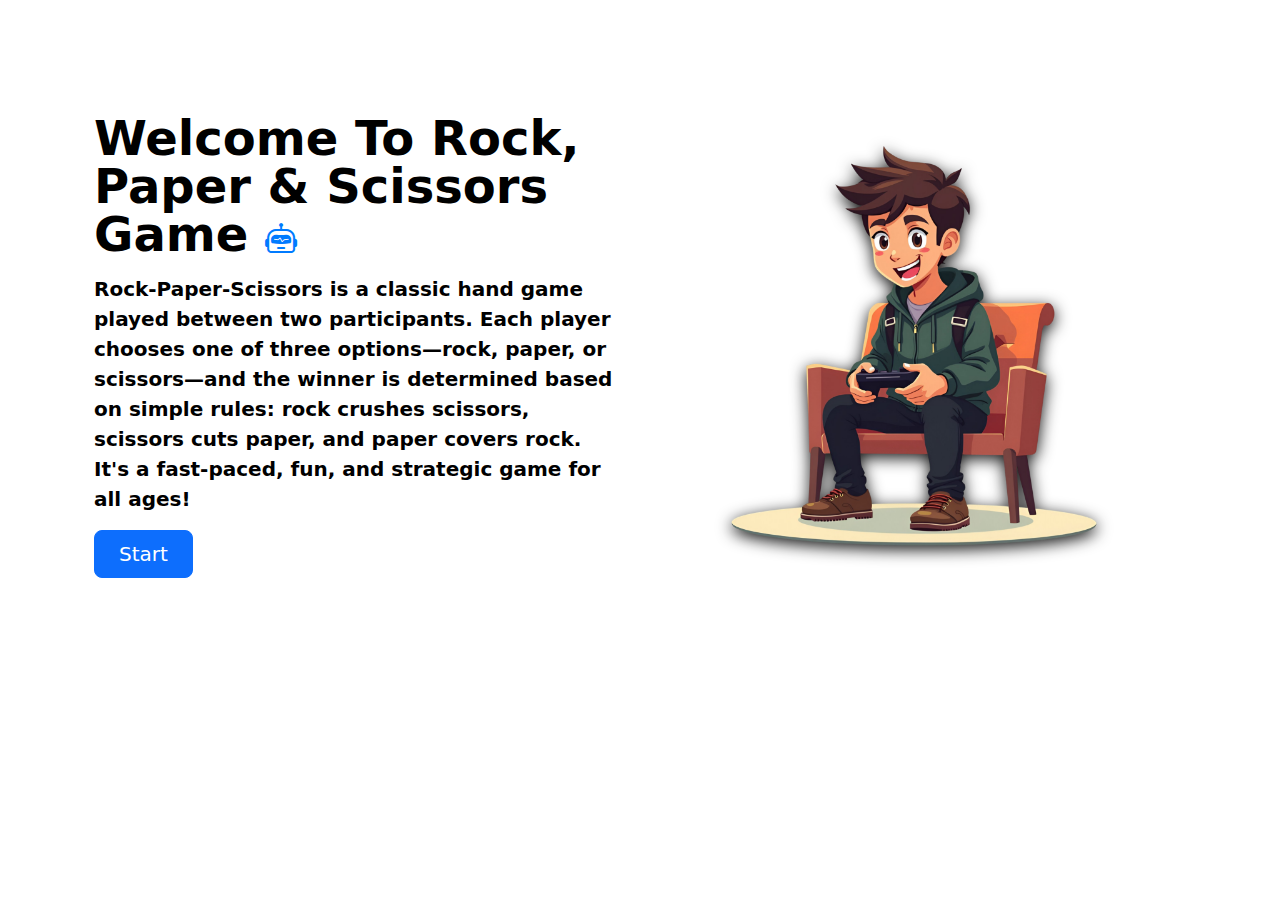
<file: index.html>
<!DOCTYPE html>
<html lang="en">
<head>
  <meta charset="UTF-8">
  <meta name="viewport" content="width=device-width, initial-scale=1.0">
  <link href="https://cdn.jsdelivr.net/npm/bootstrap@5.3.3/dist/css/bootstrap.min.css" rel="stylesheet" integrity="sha384-QWTKZyjpPEjISv5WaRU9OFeRpok6YctnYmDr5pNlyT2bRjXh0JMhjY6hW+ALEwIH" crossorigin="anonymous">
  <link href="https://cdn.jsdelivr.net/npm/bootstrap-icons/font/bootstrap-icons.css" rel="stylesheet">

  <link rel="stylesheet" href="./styles.css">
  <title>Rock-Paper-Scissors</title>
</head>
<body>
  
  <div class="main">
    <div class="container col-xxl-8 px-4 py-5">
      <div class="row flex-lg-row-reverse align-items-center g-5 py-5">
        <div class="col-10 col-sm-8 col-lg-6">
          <img 
            src="./assets/gameImage.png" 
            class="img-responsive custom-img" 
            alt="Bootstrap Themes" 
            loading="lazy"
          />
  
        </div>
        <div class="col-lg-6">
          <h1 class="display-5 fw-bold text-body-emphasis lh-1 mb-3">Welcome To Rock, Paper & Scissors Game
            <i class="bi bi-robot" style="font-size: 2rem; color: #007bff;"></i>
          
          </h1>
          <p style="color: black; font-weight: 600;" class="lead">Rock-Paper-Scissors is a classic hand game played between two participants. Each player chooses one of three options—rock, paper, or scissors—and the winner is determined based on simple rules: rock crushes scissors, scissors cuts paper, and paper covers rock. It's a fast-paced, fun, and strategic game for all ages!</p>
            <a href="./start.html">
              <button type="button" class="btn btn-primary btn-lg px-4 me-md-2">Start</button>
            </a>
        </div>
      </div>
    </div>
  </div>

  <script src="./script.js"></script>
  <script src="https://cdn.jsdelivr.net/npm/bootstrap@5.3.3/dist/js/bootstrap.bundle.min.js" integrity="sha384-YvpcrYf0tY3lHB60NNkmXc5s9fDVZLESaAA55NDzOxhy9GkcIdslK1eN7N6jIeHz" crossorigin="anonymous"></script>
</body>
</html>
</file>
<file: styles.css>
* {
  margin: 0;
  padding: 0;
  box-sizing: border-box;
}

html, body {
  width: 100%;
  height: 100vh;
}

.custom-img {
  width: 500px;
  height: 500px;
  object-fit: cover;
  object-position: center;
  border-radius: 10px; 
  filter: drop-shadow(0px 4px 8px rgba(0, 0, 0, 0.925));
}

.objImage {
  filter: drop-shadow(0px 4px 8px rgb(0, 0, 0));
  cursor: pointer;
}

#result-message {
  font-size: 25px;
  padding: 10px 20px;
  background-color: rgba(35, 119, 255, 0.933);
  color: white;
  border-radius: 5px;
  text-align: center;
  vertical-align: center;
}

@media (max-width: 750px) {
  .objImage {
    width: 100px;
  }
}
</file>
